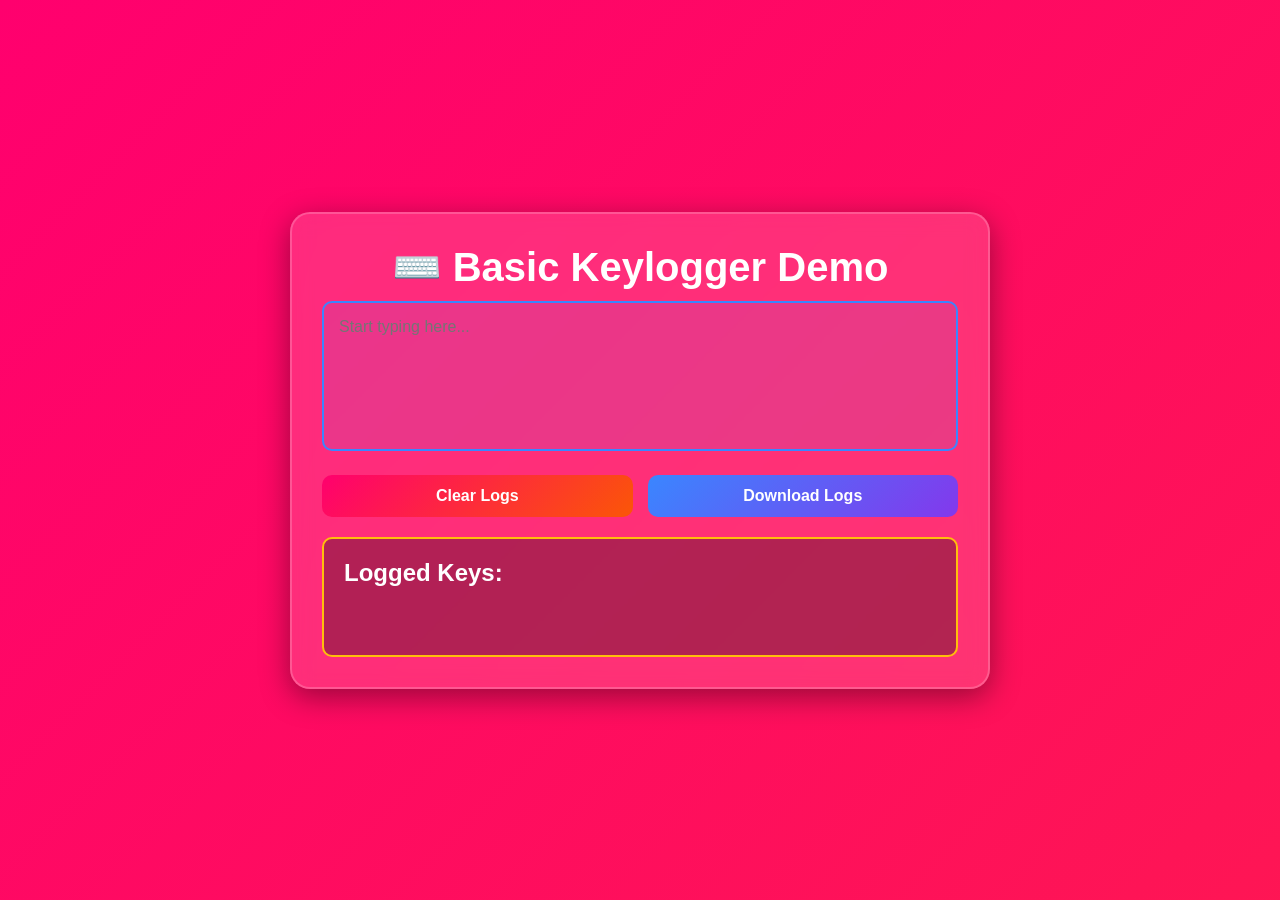
<file: task_4/index.html>
<!DOCTYPE html>
<html lang="en">
<head>
    <meta charset="UTF-8">
    <meta name="viewport" content="width=device-width, initial-scale=1.0">
    <title>Basic Keylogger Demo</title>
    <link rel="stylesheet" href="style.css">
</head>
<body>

    <div class="container">
        <h1>⌨️ Basic Keylogger Demo</h1>

        

        <textarea id="typingArea" placeholder="Start typing here..."></textarea>

        <div class="buttons">
            <button id="clearBtn">Clear Logs</button>
            <button id="downloadBtn">Download Logs</button>
        </div>

        <div class="log-box">
            <h2>Logged Keys:</h2>
            <p id="logs"></p>
        </div>
    </div>

    <script src="script.js"></script>
</body>
</html>
</file>
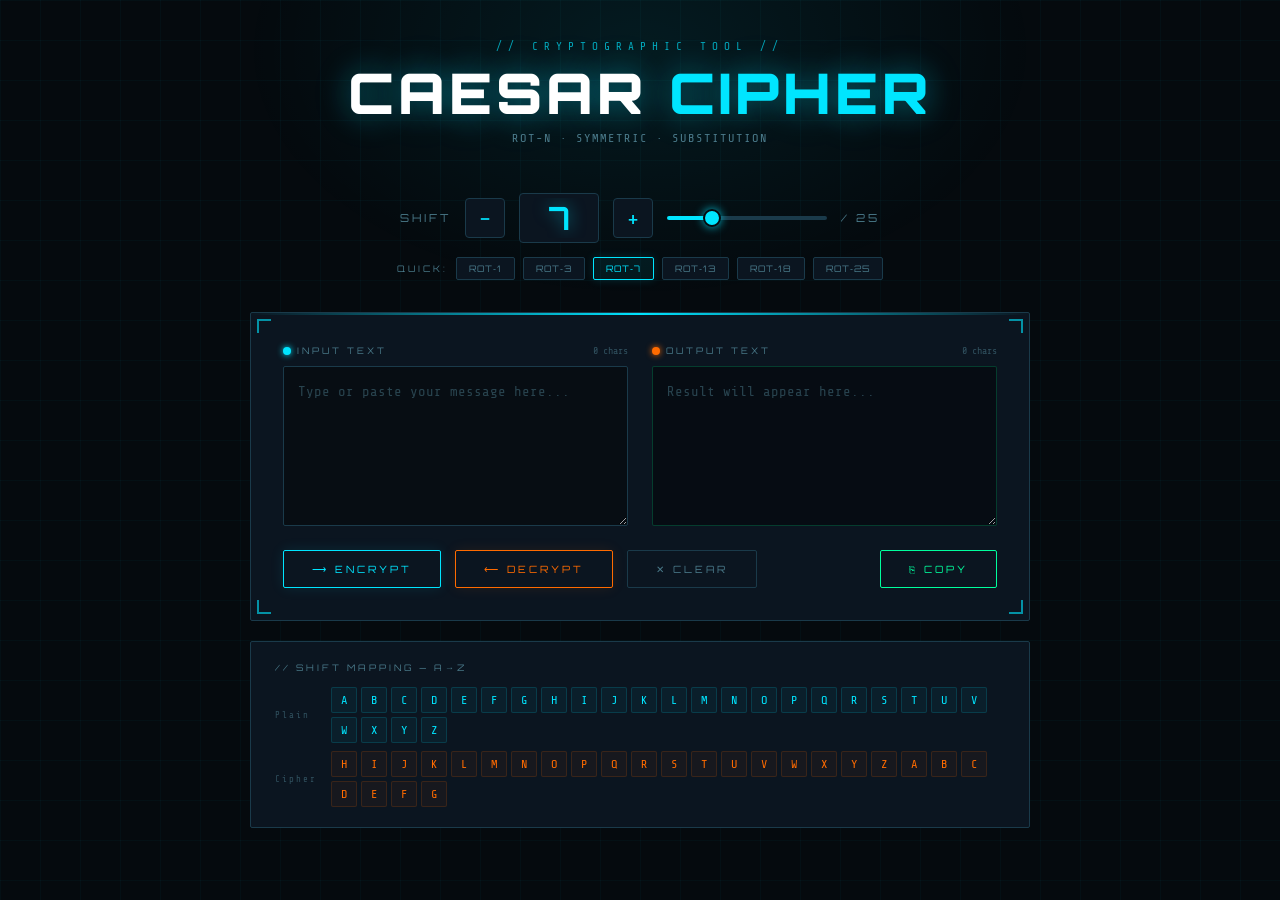
<file: task 1_skillcraft.html>
<!DOCTYPE html>
<html lang="en">
<head>
  <meta charset="UTF-8" />
  <meta name="viewport" content="width=device-width, initial-scale=1.0"/>
  <title>Caesar Cipher</title>
  <link href="https://fonts.googleapis.com/css2?family=Share+Tech+Mono&family=Orbitron:wght@400;700;900&display=swap" rel="stylesheet"/>
  <style>
    *, *::before, *::after { box-sizing: border-box; margin: 0; padding: 0; }

    :root {
      --bg: #050a0e;
      --panel: #0b1520;
      --border: #1a3a4a;
      --accent: #00e5ff;
      --accent2: #ff6b00;
      --text: #c8e6f0;
      --dim: #4a7a8a;
      --success: #00ff9d;
      --font-mono: 'Share Tech Mono', monospace;
      --font-display: 'Orbitron', sans-serif;
    }

    body {
      background: var(--bg);
      color: var(--text);
      font-family: var(--font-mono);
      min-height: 100vh;
      display: flex;
      flex-direction: column;
      align-items: center;
      padding: 40px 20px;
      overflow-x: hidden;
    }

    /* Animated grid background */
    body::before {
      content: '';
      position: fixed;
      inset: 0;
      background-image:
        linear-gradient(rgba(0,229,255,0.03) 1px, transparent 1px),
        linear-gradient(90deg, rgba(0,229,255,0.03) 1px, transparent 1px);
      background-size: 40px 40px;
      pointer-events: none;
      z-index: 0;
    }

    /* Radial glow */
    body::after {
      content: '';
      position: fixed;
      top: -200px;
      left: 50%;
      transform: translateX(-50%);
      width: 800px;
      height: 500px;
      background: radial-gradient(ellipse, rgba(0,229,255,0.08) 0%, transparent 70%);
      pointer-events: none;
      z-index: 0;
    }

    .container {
      position: relative;
      z-index: 1;
      width: 100%;
      max-width: 780px;
    }

    /* Header */
    header {
      text-align: center;
      margin-bottom: 48px;
      animation: fadeDown 0.8s ease both;
    }

    .header-label {
      font-size: 11px;
      letter-spacing: 6px;
      color: var(--accent);
      text-transform: uppercase;
      margin-bottom: 12px;
      opacity: 0.7;
    }

    h1 {
      font-family: var(--font-display);
      font-size: clamp(2rem, 6vw, 3.5rem);
      font-weight: 900;
      letter-spacing: 4px;
      text-transform: uppercase;
      color: #fff;
      text-shadow: 0 0 30px rgba(0,229,255,0.4), 0 0 60px rgba(0,229,255,0.1);
      line-height: 1;
    }

    h1 span { color: var(--accent); }

    .subtitle {
      margin-top: 10px;
      font-size: 12px;
      color: var(--dim);
      letter-spacing: 2px;
    }

    /* Shift dial row */
    .shift-section {
      display: flex;
      flex-direction: column;
      align-items: center;
      gap: 14px;
      margin-bottom: 32px;
      animation: fadeUp 0.8s 0.2s ease both;
    }

    .shift-row {
      display: flex;
      align-items: center;
      justify-content: center;
      gap: 14px;
      flex-wrap: wrap;
    }

    .shift-label {
      font-family: var(--font-display);
      font-size: 11px;
      letter-spacing: 3px;
      color: var(--dim);
      text-transform: uppercase;
    }

    /* Direct number input */
    input[type=number]#shiftInput {
      font-family: var(--font-display);
      font-size: 2rem;
      font-weight: 700;
      color: var(--accent);
      background: var(--panel);
      border: 1px solid var(--border);
      border-radius: 4px;
      width: 80px;
      text-align: center;
      outline: none;
      padding: 4px 0;
      text-shadow: 0 0 16px rgba(0,229,255,0.5);
      transition: border-color 0.2s, box-shadow 0.2s;
      -moz-appearance: textfield;
    }
    input[type=number]#shiftInput::-webkit-inner-spin-button,
    input[type=number]#shiftInput::-webkit-outer-spin-button { -webkit-appearance: none; }
    input[type=number]#shiftInput:focus {
      border-color: var(--accent);
      box-shadow: 0 0 12px rgba(0,229,255,0.25);
    }

    /* Preset buttons */
    .preset-row {
      display: flex;
      align-items: center;
      gap: 8px;
      flex-wrap: wrap;
      justify-content: center;
    }

    .btn-preset {
      font-family: var(--font-display);
      font-size: 9px;
      letter-spacing: 1px;
      padding: 5px 12px;
      background: var(--panel);
      border: 1px solid var(--border);
      color: var(--dim);
      border-radius: 2px;
      cursor: pointer;
      transition: all 0.15s;
    }
    .btn-preset:hover {
      border-color: var(--accent);
      color: var(--accent);
      box-shadow: 0 0 10px rgba(0,229,255,0.15);
    }
    .btn-preset.active {
      border-color: var(--accent);
      color: var(--accent);
      background: rgba(0,229,255,0.07);
      box-shadow: 0 0 10px rgba(0,229,255,0.15);
    }

    .btn-shift {
      width: 40px; height: 40px;
      background: var(--panel);
      border: 1px solid var(--border);
      color: var(--accent);
      font-size: 1.4rem;
      cursor: pointer;
      border-radius: 4px;
      display: flex; align-items: center; justify-content: center;
      transition: background 0.15s, border-color 0.15s, box-shadow 0.15s;
      font-family: var(--font-mono);
    }
    .btn-shift:hover {
      background: rgba(0,229,255,0.1);
      border-color: var(--accent);
      box-shadow: 0 0 12px rgba(0,229,255,0.3);
    }
    .btn-shift:active { transform: scale(0.94); }

    /* Slider */
    input[type=range] {
      -webkit-appearance: none;
      width: 160px;
      height: 4px;
      background: linear-gradient(to right, var(--accent) 0%, var(--accent) calc(var(--pct, 50%) ), var(--border) calc(var(--pct, 50%)));
      border-radius: 2px;
      outline: none;
      cursor: pointer;
    }
    input[type=range]::-webkit-slider-thumb {
      -webkit-appearance: none;
      width: 18px; height: 18px;
      border-radius: 50%;
      background: var(--accent);
      box-shadow: 0 0 10px rgba(0,229,255,0.8);
      border: 2px solid var(--bg);
      transition: transform 0.15s;
    }
    input[type=range]::-webkit-slider-thumb:hover { transform: scale(1.2); }

    /* Main card */
    .card {
      background: var(--panel);
      border: 1px solid var(--border);
      border-radius: 2px;
      padding: 32px;
      margin-bottom: 20px;
      position: relative;
      overflow: hidden;
      animation: fadeUp 0.8s 0.3s ease both;
    }

    .card::before {
      content: '';
      position: absolute;
      top: 0; left: 0; right: 0;
      height: 2px;
      background: linear-gradient(90deg, transparent, var(--accent), transparent);
    }

    .card-corner {
      position: absolute;
      width: 14px; height: 14px;
      border-color: var(--accent);
      border-style: solid;
      opacity: 0.6;
    }
    .card-corner.tl { top: 6px; left: 6px; border-width: 2px 0 0 2px; }
    .card-corner.tr { top: 6px; right: 6px; border-width: 2px 2px 0 0; }
    .card-corner.bl { bottom: 6px; left: 6px; border-width: 0 0 2px 2px; }
    .card-corner.br { bottom: 6px; right: 6px; border-width: 0 2px 2px 0; }

    /* Textarea section */
    .field-group {
      display: grid;
      grid-template-columns: 1fr 1fr;
      gap: 24px;
    }

    @media (max-width: 580px) {
      .field-group { grid-template-columns: 1fr; }
    }

    .field {
      display: flex;
      flex-direction: column;
      gap: 10px;
    }

    .field-header {
      display: flex;
      align-items: center;
      justify-content: space-between;
    }

    .field-label {
      font-family: var(--font-display);
      font-size: 9px;
      letter-spacing: 3px;
      text-transform: uppercase;
      color: var(--dim);
    }

    .field-label span {
      display: inline-block;
      width: 8px; height: 8px;
      border-radius: 50%;
      margin-right: 6px;
      vertical-align: middle;
    }
    .field-label.encrypt span { background: var(--accent); box-shadow: 0 0 6px var(--accent); }
    .field-label.decrypt span { background: var(--accent2); box-shadow: 0 0 6px var(--accent2); }

    .char-count {
      font-size: 10px;
      color: var(--dim);
      opacity: 0.6;
    }

    textarea {
      width: 100%;
      height: 160px;
      background: rgba(0,0,0,0.4);
      border: 1px solid var(--border);
      border-radius: 2px;
      color: var(--text);
      font-family: var(--font-mono);
      font-size: 14px;
      line-height: 1.6;
      padding: 14px;
      resize: vertical;
      outline: none;
      transition: border-color 0.2s, box-shadow 0.2s;
    }
    textarea:focus {
      border-color: var(--accent);
      box-shadow: 0 0 0 1px rgba(0,229,255,0.15), inset 0 0 20px rgba(0,229,255,0.03);
    }
    textarea.output {
      color: var(--success);
      cursor: default;
      border-color: rgba(0,255,157,0.2);
    }
    textarea.output:focus {
      border-color: rgba(0,255,157,0.4);
      box-shadow: 0 0 0 1px rgba(0,255,157,0.1);
    }
    textarea::placeholder { color: var(--dim); opacity: 0.5; }

    /* Divider arrow */
    .divider {
      display: flex;
      align-items: center;
      justify-content: center;
      color: var(--dim);
      font-size: 22px;
      padding-top: 40px;
    }

    /* Buttons row */
    .btn-row {
      display: flex;
      gap: 14px;
      margin-top: 24px;
      flex-wrap: wrap;
    }

    .btn {
      font-family: var(--font-display);
      font-size: 10px;
      letter-spacing: 3px;
      text-transform: uppercase;
      padding: 12px 28px;
      border: 1px solid;
      border-radius: 2px;
      cursor: pointer;
      position: relative;
      overflow: hidden;
      transition: all 0.2s;
    }

    .btn::before {
      content: '';
      position: absolute;
      inset: 0;
      background: currentColor;
      opacity: 0;
      transition: opacity 0.2s;
    }
    .btn:hover::before { opacity: 0.08; }
    .btn:active { transform: translateY(1px); }

    .btn-encrypt {
      background: transparent;
      border-color: var(--accent);
      color: var(--accent);
      box-shadow: 0 0 14px rgba(0,229,255,0.1);
    }
    .btn-encrypt:hover { box-shadow: 0 0 20px rgba(0,229,255,0.25); }

    .btn-decrypt {
      background: transparent;
      border-color: var(--accent2);
      color: var(--accent2);
      box-shadow: 0 0 14px rgba(255,107,0,0.1);
    }
    .btn-decrypt:hover { box-shadow: 0 0 20px rgba(255,107,0,0.25); }

    .btn-copy {
      background: transparent;
      border-color: var(--success);
      color: var(--success);
      margin-left: auto;
    }
    .btn-copy:hover { box-shadow: 0 0 16px rgba(0,255,157,0.2); }

    .btn-clear {
      background: transparent;
      border-color: var(--border);
      color: var(--dim);
    }

    /* Alphabet strip */
    .alpha-strip {
      margin-top: 20px;
      background: var(--panel);
      border: 1px solid var(--border);
      border-radius: 2px;
      padding: 20px 24px;
      animation: fadeUp 0.8s 0.5s ease both;
    }

    .strip-label {
      font-family: var(--font-display);
      font-size: 9px;
      letter-spacing: 3px;
      color: var(--dim);
      text-transform: uppercase;
      margin-bottom: 14px;
    }

    .alpha-rows {
      display: flex;
      flex-direction: column;
      gap: 8px;
    }

    .alpha-row {
      display: flex;
      gap: 4px;
      flex-wrap: wrap;
    }

    .alpha-cell {
      width: 26px; height: 26px;
      display: flex; align-items: center; justify-content: center;
      font-size: 12px;
      border-radius: 2px;
      transition: all 0.15s;
    }

    .alpha-row.original .alpha-cell {
      background: rgba(0,229,255,0.05);
      border: 1px solid rgba(0,229,255,0.15);
      color: var(--accent);
    }

    .alpha-row.shifted .alpha-cell {
      background: rgba(255,107,0,0.05);
      border: 1px solid rgba(255,107,0,0.15);
      color: var(--accent2);
    }

    .alpha-row-label {
      font-size: 9px;
      letter-spacing: 2px;
      color: var(--dim);
      width: 60px;
      display: flex;
      align-items: center;
      opacity: 0.6;
    }

    /* Notification */
    .toast {
      position: fixed;
      bottom: 30px;
      left: 50%;
      transform: translateX(-50%) translateY(80px);
      background: var(--success);
      color: #000;
      font-family: var(--font-display);
      font-size: 10px;
      letter-spacing: 3px;
      padding: 10px 24px;
      border-radius: 2px;
      transition: transform 0.3s ease;
      z-index: 100;
    }
    .toast.show { transform: translateX(-50%) translateY(0); }

    /* Animations */
    @keyframes fadeDown {
      from { opacity: 0; transform: translateY(-20px); }
      to   { opacity: 1; transform: translateY(0); }
    }
    @keyframes fadeUp {
      from { opacity: 0; transform: translateY(20px); }
      to   { opacity: 1; transform: translateY(0); }
    }

    .pulse {
      animation: pulse 0.3s ease;
    }
    @keyframes pulse {
      0%   { transform: scale(1); }
      50%  { transform: scale(1.06); }
      100% { transform: scale(1); }
    }
  </style>
</head>
<body>

<div class="container">
  <header>
    <div class="header-label">// cryptographic tool //</div>
    <h1>Caesar <span>Cipher</span></h1>
    <div class="subtitle">ROT-N · SYMMETRIC · SUBSTITUTION</div>
  </header>

  <!-- Shift Control -->
  <div class="shift-section">
    <div class="shift-row">
      <span class="shift-label">Shift</span>
      <button class="btn-shift" id="btnMinus">−</button>
      <input type="number" id="shiftInput" min="1" max="25" value="7" />
      <button class="btn-shift" id="btnPlus">+</button>
      <input type="range" id="shiftSlider" min="1" max="25" value="7" style="--pct: 25%"/>
      <span class="shift-label">/ 25</span>
    </div>
    <div class="preset-row">
      <span class="shift-label" style="font-size:9px;">Quick:</span>
      <button class="btn-preset" data-val="1">ROT‑1</button>
      <button class="btn-preset" data-val="3">ROT‑3</button>
      <button class="btn-preset active" data-val="7">ROT‑7</button>
      <button class="btn-preset" data-val="13">ROT‑13</button>
      <button class="btn-preset" data-val="18">ROT‑18</button>
      <button class="btn-preset" data-val="25">ROT‑25</button>
    </div>
  </div>

  <!-- Main Card -->
  <div class="card">
    <div class="card-corner tl"></div>
    <div class="card-corner tr"></div>
    <div class="card-corner bl"></div>
    <div class="card-corner br"></div>

    <div class="field-group">
      <!-- Input -->
      <div class="field">
        <div class="field-header">
          <div class="field-label encrypt"><span></span>Input Text</div>
          <div class="char-count" id="inputCount">0 chars</div>
        </div>
        <textarea id="inputText" placeholder="Type or paste your message here..."></textarea>
      </div>

      <!-- Output -->
      <div class="field">
        <div class="field-header">
          <div class="field-label decrypt"><span></span>Output Text</div>
          <div class="char-count" id="outputCount">0 chars</div>
        </div>
        <textarea id="outputText" class="output" readonly placeholder="Result will appear here..."></textarea>
      </div>
    </div>

    <!-- Button Row -->
    <div class="btn-row">
      <button class="btn btn-encrypt" id="btnEncrypt">⟶ Encrypt</button>
      <button class="btn btn-decrypt" id="btnDecrypt">⟵ Decrypt</button>
      <button class="btn btn-clear" id="btnClear">✕ Clear</button>
      <button class="btn btn-copy" id="btnCopy">⎘ Copy</button>
    </div>
  </div>

  <!-- Alphabet Strip -->
  <div class="alpha-strip">
    <div class="strip-label">// Shift Mapping — A→Z</div>
    <div class="alpha-rows">
      <div style="display:flex; gap:4px; align-items:center;">
        <div class="alpha-row-label">Plain</div>
        <div class="alpha-row original" id="alphaOriginal"></div>
      </div>
      <div style="display:flex; gap:4px; align-items:center;">
        <div class="alpha-row-label">Cipher</div>
        <div class="alpha-row shifted" id="alphaShifted"></div>
      </div>
    </div>
  </div>
</div>

<div class="toast" id="toast">COPIED TO CLIPBOARD</div>

<script>
  const alpha = 'ABCDEFGHIJKLMNOPQRSTUVWXYZ'.split('');
  let shift = 7;

  /* ---- Elements ---- */
  const shiftInput   = document.getElementById('shiftInput');
  const shiftSlider  = document.getElementById('shiftSlider');
  const inputText    = document.getElementById('inputText');
  const outputText   = document.getElementById('outputText');
  const inputCount   = document.getElementById('inputCount');
  const outputCount  = document.getElementById('outputCount');
  const alphaOrig    = document.getElementById('alphaOriginal');
  const alphaShift   = document.getElementById('alphaShifted');
  const presets      = document.querySelectorAll('.btn-preset');

  /* ---- Cipher Logic ---- */
  function caesarEncrypt(text, n) {
    return text.split('').map(ch => {
      const code = ch.charCodeAt(0);
      if (code >= 65 && code <= 90) return String.fromCharCode((code - 65 + n) % 26 + 65);
      if (code >= 97 && code <= 122) return String.fromCharCode((code - 97 + n) % 26 + 97);
      return ch;
    }).join('');
  }

  function caesarDecrypt(text, n) {
    return caesarEncrypt(text, 26 - (n % 26));
  }

  /* ---- Shift update ---- */
  function updateShift(val, source) {
    shift = Math.max(1, Math.min(25, parseInt(val) || 1));
    if (source !== 'input')  shiftInput.value  = shift;
    if (source !== 'slider') shiftSlider.value = shift;
    shiftSlider.style.setProperty('--pct', ((shift - 1) / 24 * 100) + '%');
    // Update active preset
    presets.forEach(b => {
      b.classList.toggle('active', parseInt(b.dataset.val) === shift);
    });
    renderAlpha();
  }

  /* ---- Alphabet strip ---- */
  function renderAlpha() {
    alphaOrig.innerHTML  = alpha.map(l => `<div class="alpha-cell">${l}</div>`).join('');
    alphaShift.innerHTML = alpha.map((_, i) => `<div class="alpha-cell">${alpha[(i + shift) % 26]}</div>`).join('');
  }

  /* ---- Event Listeners ---- */
  document.getElementById('btnMinus').addEventListener('click', () => updateShift(shift - 1));
  document.getElementById('btnPlus').addEventListener('click',  () => updateShift(shift + 1));

  shiftInput.addEventListener('input', e => updateShift(e.target.value, 'input'));
  shiftInput.addEventListener('blur',  e => { if (!e.target.value) updateShift(1); });
  shiftSlider.addEventListener('input', e => updateShift(e.target.value, 'slider'));

  presets.forEach(btn => {
    btn.addEventListener('click', () => updateShift(parseInt(btn.dataset.val)));
  });

  inputText.addEventListener('input', () => {
    inputCount.textContent = inputText.value.length + ' chars';
  });

  document.getElementById('btnEncrypt').addEventListener('click', () => {
    if (!inputText.value.trim()) return;
    const result = caesarEncrypt(inputText.value, shift);
    outputText.value = result;
    outputCount.textContent = result.length + ' chars';
  });

  document.getElementById('btnDecrypt').addEventListener('click', () => {
    if (!inputText.value.trim()) return;
    const result = caesarDecrypt(inputText.value, shift);
    outputText.value = result;
    outputCount.textContent = result.length + ' chars';
  });

  document.getElementById('btnClear').addEventListener('click', () => {
    inputText.value = '';
    outputText.value = '';
    inputCount.textContent = '0 chars';
    outputCount.textContent = '0 chars';
  });

  document.getElementById('btnCopy').addEventListener('click', () => {
    if (!outputText.value) return;
    navigator.clipboard.writeText(outputText.value).then(() => {
      const toast = document.getElementById('toast');
      toast.classList.add('show');
      setTimeout(() => toast.classList.remove('show'), 2000);
    });
  });

  /* ---- Init ---- */
  updateShift(7);
</script>
</body>
</html>
</file>
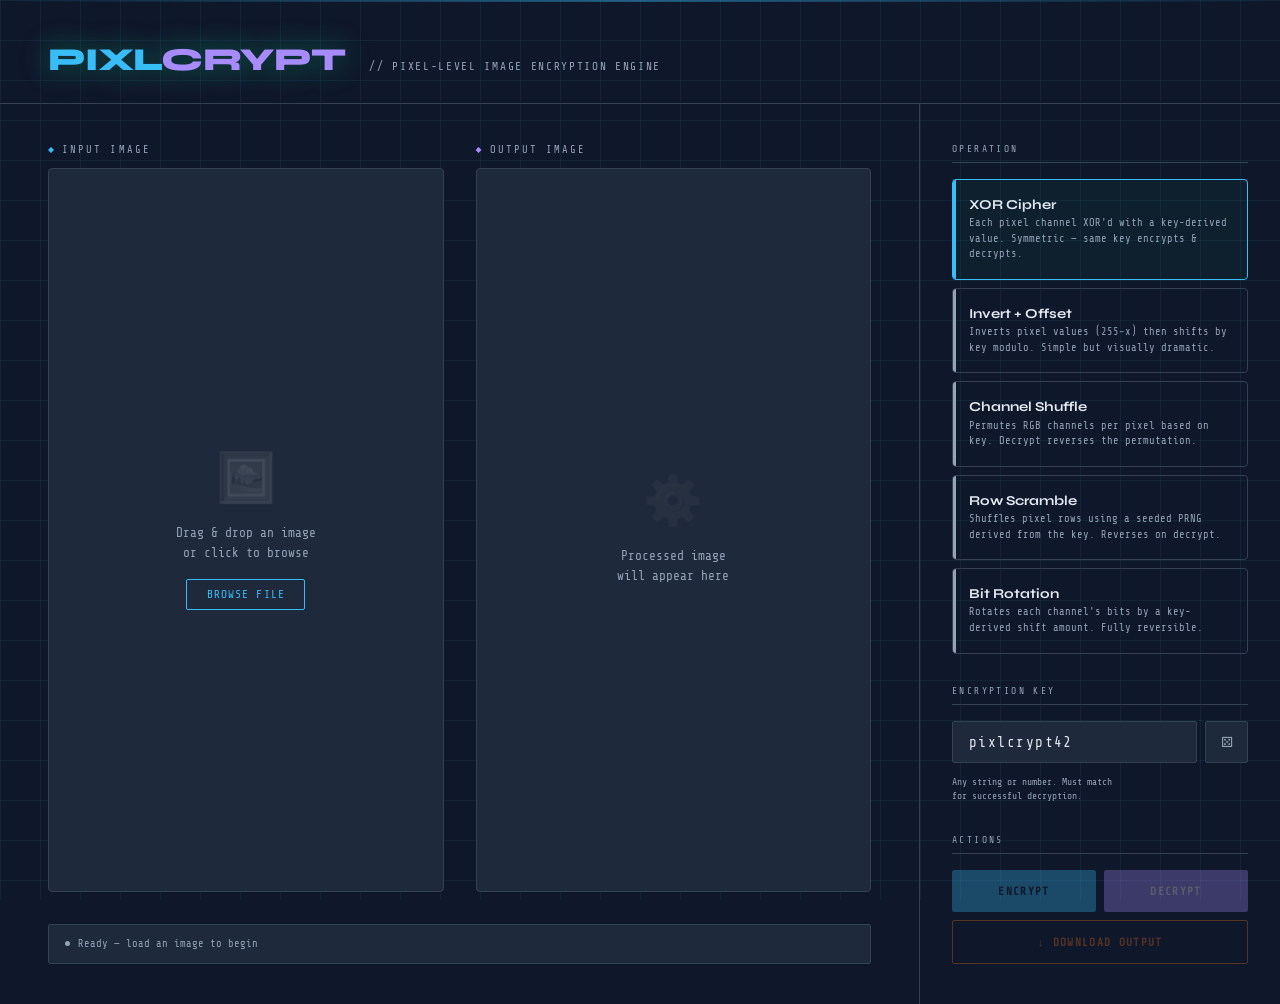
<file: task 2_skillcraft.html>
<!DOCTYPE html>
<html lang="en">
<head>
<meta charset="UTF-8">
<meta name="viewport" content="width=device-width, initial-scale=1.0">
<title>PIXLCRYPT — Image Encryptor</title>
<style>
  @import url('https://fonts.googleapis.com/css2?family=Share+Tech+Mono&family=Syne:wght@400;700;800&display=swap');
 
  :root {
    --bg: #0f172a;
    --surface: #1e293b;
    --border: #334155;
    --accent: #38bdf8;
    --accent2: #a78bfa;
    --accent3: #f97316;
    --text: #e2e8f0;
    --muted: #94a3b8;
    --grid: rgba(56,189,248,0.08);
  }
 
  * { margin: 0; padding: 0; box-sizing: border-box; }
 
  body {
    background: var(--bg);
    color: var(--text);
    font-family: 'Syne', sans-serif;
    min-height: 100vh;
    overflow-x: hidden;
  }
 
  body::before {
    content: '';
    position: fixed;
    inset: 0;
    background-image:
      linear-gradient(var(--grid) 1px, transparent 1px),
      linear-gradient(90deg, var(--grid) 1px, transparent 1px);
    background-size: 40px 40px;
    pointer-events: none;
    z-index: 0;
  }
 
  .scanline {
    position: fixed;
    top: 0; left: 0; right: 0;
    height: 2px;
    background: linear-gradient(90deg, transparent, var(--accent), transparent);
    opacity: 0.4;
    animation: scan 4s linear infinite;
    z-index: 100;
    pointer-events: none;
  }
 
  @keyframes scan {
    0% { top: 0; }
    100% { top: 100vh; }
  }
 
  header {
    position: relative;
    z-index: 1;
    padding: 2.5rem 3rem 1.5rem;
    border-bottom: 1px solid var(--border);
    display: flex;
    align-items: baseline;
    gap: 1.5rem;
  }
 
  .logo {
    font-size: 2rem;
    font-weight: 800;
    letter-spacing: -0.02em;
    color: var(--accent);
    text-shadow: 0 0 30px rgba(0,255,159,0.4);
  }
 
  .logo span { color: var(--accent2); }
 
  .tagline {
    font-family: 'Share Tech Mono', monospace;
    font-size: 0.7rem;
    color: var(--muted);
    letter-spacing: 0.15em;
    text-transform: uppercase;
  }
 
  .main {
    position: relative;
    z-index: 1;
    display: grid;
    grid-template-columns: 1fr 360px;
    gap: 0;
    min-height: calc(100vh - 90px);
  }
 
  /* ── Canvas Area ── */
  .canvas-area {
    padding: 2.5rem 3rem;
    border-right: 1px solid var(--border);
    display: flex;
    flex-direction: column;
    gap: 2rem;
  }
 
  .canvas-row {
    display: grid;
    grid-template-columns: 1fr 1fr;
    gap: 2rem;
    flex: 1;
  }
 
  .canvas-panel {
    display: flex;
    flex-direction: column;
    gap: 0.75rem;
  }
 
  .panel-label {
    font-family: 'Share Tech Mono', monospace;
    font-size: 0.65rem;
    letter-spacing: 0.2em;
    text-transform: uppercase;
    color: var(--muted);
    display: flex;
    align-items: center;
    gap: 0.5rem;
  }
 
  .panel-label::before {
    content: '';
    display: inline-block;
    width: 6px; height: 6px;
    background: var(--accent);
    clip-path: polygon(50% 0%, 100% 50%, 50% 100%, 0% 50%);
  }
 
  .panel-label.output::before { background: var(--accent2); }
 
  .canvas-wrapper {
    flex: 1;
    background: var(--surface);
    border: 1px solid var(--border);
    border-radius: 4px;
    display: flex;
    align-items: center;
    justify-content: center;
    min-height: 300px;
    position: relative;
    overflow: hidden;
    transition: border-color 0.2s;
    cursor: pointer;
  }
 
  .canvas-wrapper:hover { border-color: var(--accent); }
  .canvas-wrapper.has-image { cursor: default; }
 
  canvas {
    max-width: 100%;
    max-height: 400px;
    display: none;
    image-rendering: pixelated;
  }
 
  .canvas-wrapper.has-image canvas { display: block; }
 
  .drop-zone {
    display: flex;
    flex-direction: column;
    align-items: center;
    gap: 1rem;
    padding: 2rem;
    text-align: center;
  }
 
  .drop-icon {
    font-size: 3rem;
    opacity: 0.15;
    filter: grayscale(1);
  }
 
  .drop-text {
    font-size: 0.8rem;
    color: var(--muted);
    font-family: 'Share Tech Mono', monospace;
    line-height: 1.6;
  }
 
  .drop-btn {
    font-family: 'Share Tech Mono', monospace;
    font-size: 0.7rem;
    letter-spacing: 0.1em;
    text-transform: uppercase;
    padding: 0.5rem 1.2rem;
    background: transparent;
    border: 1px solid var(--accent);
    color: var(--accent);
    cursor: pointer;
    border-radius: 2px;
    transition: all 0.2s;
  }
 
  .drop-btn:hover { background: var(--accent); color: var(--bg); }
 
  .canvas-wrapper.drag-over { border-color: var(--accent); background: rgba(0,255,159,0.04); }
 
  /* ── Sidebar ── */
  .sidebar {
    padding: 2.5rem 2rem;
    display: flex;
    flex-direction: column;
    gap: 2rem;
    overflow-y: auto;
  }
 
  .section-title {
    font-family: 'Share Tech Mono', monospace;
    font-size: 0.6rem;
    letter-spacing: 0.25em;
    text-transform: uppercase;
    color: var(--muted);
    margin-bottom: 1rem;
    padding-bottom: 0.5rem;
    border-bottom: 1px solid var(--border);
  }
 
  /* ── Operation Cards ── */
  .ops-grid {
    display: flex;
    flex-direction: column;
    gap: 0.5rem;
  }
 
  .op-card {
    padding: 1rem;
    border: 1px solid var(--border);
    border-radius: 4px;
    cursor: pointer;
    transition: all 0.2s;
    position: relative;
    overflow: hidden;
  }
 
  .op-card::before {
    content: '';
    position: absolute;
    left: 0; top: 0; bottom: 0;
    width: 3px;
    background: var(--muted);
    transition: background 0.2s;
  }
 
  .op-card:hover { border-color: rgba(0,255,159,0.3); }
  .op-card:hover::before { background: var(--accent); }
  .op-card.active { border-color: var(--accent); background: rgba(0,255,159,0.04); }
  .op-card.active::before { background: var(--accent); }
 
  .op-name {
    font-weight: 700;
    font-size: 0.85rem;
    margin-bottom: 0.2rem;
    color: var(--text);
  }
 
  .op-desc {
    font-family: 'Share Tech Mono', monospace;
    font-size: 0.65rem;
    color: var(--muted);
    line-height: 1.5;
  }
 
  /* ── Key Input ── */
  .key-section {
    display: flex;
    flex-direction: column;
    gap: 0.75rem;
  }
 
  .key-field {
    display: flex;
    gap: 0.5rem;
  }
 
  .key-input {
    flex: 1;
    background: var(--surface);
    border: 1px solid var(--border);
    color: var(--text);
    font-family: 'Share Tech Mono', monospace;
    font-size: 0.9rem;
    padding: 0.75rem 1rem;
    border-radius: 2px;
    outline: none;
    transition: border-color 0.2s;
    letter-spacing: 0.1em;
  }
 
  .key-input:focus { border-color: var(--accent); }
 
  .rand-btn {
    padding: 0.75rem 0.9rem;
    background: var(--surface);
    border: 1px solid var(--border);
    color: var(--muted);
    cursor: pointer;
    border-radius: 2px;
    font-size: 0.9rem;
    transition: all 0.2s;
  }
 
  .rand-btn:hover { border-color: var(--accent3); color: var(--accent3); }
 
  .key-hint {
    font-family: 'Share Tech Mono', monospace;
    font-size: 0.6rem;
    color: var(--muted);
    line-height: 1.5;
  }
 
  /* ── Buttons ── */
  .action-btns {
    display: grid;
    grid-template-columns: 1fr 1fr;
    gap: 0.5rem;
  }
 
  .btn {
    padding: 0.9rem;
    font-family: 'Share Tech Mono', monospace;
    font-size: 0.7rem;
    letter-spacing: 0.12em;
    text-transform: uppercase;
    border-radius: 2px;
    cursor: pointer;
    transition: all 0.2s;
    border: none;
    font-weight: bold;
  }
 
  .btn-encrypt {
    background: var(--accent);
    color: var(--bg);
  }
 
  .btn-encrypt:hover { box-shadow: 0 0 20px rgba(0,255,159,0.4); }
 
  .btn-decrypt {
    background: var(--accent2);
    color: white;
  }
 
  .btn-decrypt:hover { box-shadow: 0 0 20px rgba(255,60,111,0.4); }
 
  .btn-download {
    grid-column: span 2;
    background: transparent;
    border: 1px solid var(--accent3);
    color: var(--accent3);
  }
 
  .btn-download:hover { background: var(--accent3); color: white; }
 
  .btn:disabled {
    opacity: 0.3;
    cursor: not-allowed;
    box-shadow: none !important;
  }
 
  /* ── Status ── */
  .status-bar {
    font-family: 'Share Tech Mono', monospace;
    font-size: 0.65rem;
    color: var(--muted);
    padding: 0.75rem 1rem;
    background: var(--surface);
    border: 1px solid var(--border);
    border-radius: 2px;
    min-height: 2.5rem;
    display: flex;
    align-items: center;
    gap: 0.5rem;
  }
 
  .status-bar.ok { color: var(--accent); border-color: rgba(0,255,159,0.3); }
  .status-bar.err { color: var(--accent2); border-color: rgba(255,60,111,0.3); }
  .status-bar.busy { color: var(--accent3); border-color: rgba(123,92,255,0.3); }
 
  .status-dot {
    width: 5px; height: 5px;
    border-radius: 50%;
    background: currentColor;
    flex-shrink: 0;
    animation: pulse 1.5s ease-in-out infinite;
  }
 
  @keyframes pulse {
    0%, 100% { opacity: 1; }
    50% { opacity: 0.3; }
  }
 
  .status-bar:not(.busy) .status-dot { animation: none; }
 
  /* ── Info Panel ── */
  .info-chips {
    display: flex;
    gap: 0.5rem;
    flex-wrap: wrap;
  }
 
  .chip {
    font-family: 'Share Tech Mono', monospace;
    font-size: 0.6rem;
    padding: 0.25rem 0.6rem;
    border: 1px solid var(--border);
    border-radius: 2px;
    color: var(--muted);
    letter-spacing: 0.08em;
  }
 
  #fileInfo { display: none; }
 
  /* ── Slider ── */
  .param-section { display: none; }
  .param-section.visible { display: block; }
 
  .param-row {
    display: flex;
    align-items: center;
    gap: 0.75rem;
    margin-top: 0.5rem;
  }
 
  .param-label {
    font-family: 'Share Tech Mono', monospace;
    font-size: 0.65rem;
    color: var(--muted);
    white-space: nowrap;
  }
 
  input[type=range] {
    flex: 1;
    -webkit-appearance: none;
    height: 2px;
    background: var(--border);
    outline: none;
    border-radius: 1px;
  }
 
  input[type=range]::-webkit-slider-thumb {
    -webkit-appearance: none;
    width: 12px; height: 12px;
    background: var(--accent);
    border-radius: 50%;
    cursor: pointer;
  }
 
  .param-val {
    font-family: 'Share Tech Mono', monospace;
    font-size: 0.75rem;
    color: var(--accent);
    min-width: 2rem;
    text-align: right;
  }
 
  /* Drag overlay */
  .canvas-wrapper.drag-over::after {
    content: 'DROP IMAGE';
    position: absolute;
    inset: 0;
    display: flex;
    align-items: center;
    justify-content: center;
    font-family: 'Share Tech Mono', monospace;
    font-size: 0.8rem;
    letter-spacing: 0.2em;
    color: var(--accent);
    background: rgba(0,255,159,0.07);
  }
 
  input[type=file] { display: none; }
 
  @media (max-width: 900px) {
    .main { grid-template-columns: 1fr; }
    .canvas-row { grid-template-columns: 1fr; }
    header { padding: 1.5rem; }
    .canvas-area { padding: 1.5rem; }
    .sidebar { border-top: 1px solid var(--border); }
  }
</style>
</head>
<body>
 
<div class="scanline"></div>
 
<header>
  <div class="logo">PIXL<span>CRYPT</span></div>
  <div class="tagline">// pixel-level image encryption engine</div>
</header>
 
<div class="main">
 
  <!-- Canvas Area -->
  <div class="canvas-area">
    <div class="canvas-row">
      <!-- Input -->
      <div class="canvas-panel">
        <div class="panel-label">Input Image</div>
        <div class="canvas-wrapper" id="inputWrapper">
          <div class="drop-zone" id="dropZone">
            <div class="drop-icon">🖼️</div>
            <div class="drop-text">Drag & drop an image<br>or click to browse</div>
            <button class="drop-btn" onclick="document.getElementById('fileInput').click()">Browse File</button>
          </div>
          <canvas id="inputCanvas"></canvas>
        </div>
        <div class="info-chips" id="fileInfo">
          <div class="chip" id="chipSize">—</div>
          <div class="chip" id="chipType">—</div>
          <div class="chip" id="chipDims">—</div>
        </div>
      </div>
 
      <!-- Output -->
      <div class="canvas-panel">
        <div class="panel-label output">Output Image</div>
        <div class="canvas-wrapper" id="outputWrapper">
          <div class="drop-zone">
            <div class="drop-icon" style="opacity:0.06">⚙️</div>
            <div class="drop-text">Processed image<br>will appear here</div>
          </div>
          <canvas id="outputCanvas"></canvas>
        </div>
      </div>
    </div>
 
    <div class="status-bar" id="statusBar">
      <div class="status-dot"></div>
      <span id="statusText">Ready — load an image to begin</span>
    </div>
  </div>
 
  <!-- Sidebar -->
  <div class="sidebar">
 
    <div>
      <div class="section-title">Operation</div>
      <div class="ops-grid" id="opsGrid">
        <div class="op-card active" data-op="xor">
          <div class="op-name">XOR Cipher</div>
          <div class="op-desc">Each pixel channel XOR'd with a key-derived value. Symmetric — same key encrypts & decrypts.</div>
        </div>
        <div class="op-card" data-op="invert">
          <div class="op-name">Invert + Offset</div>
          <div class="op-desc">Inverts pixel values (255−x) then shifts by key modulo. Simple but visually dramatic.</div>
        </div>
        <div class="op-card" data-op="shuffle">
          <div class="op-name">Channel Shuffle</div>
          <div class="op-desc">Permutes RGB channels per pixel based on key. Decrypt reverses the permutation.</div>
        </div>
        <div class="op-card" data-op="scramble">
          <div class="op-name">Row Scramble</div>
          <div class="op-desc">Shuffles pixel rows using a seeded PRNG derived from the key. Reverses on decrypt.</div>
        </div>
        <div class="op-card" data-op="bitshift">
          <div class="op-name">Bit Rotation</div>
          <div class="op-desc">Rotates each channel's bits by a key-derived shift amount. Fully reversible.</div>
        </div>
      </div>
    </div>
 
    <div>
      <div class="section-title">Encryption Key</div>
      <div class="key-section">
        <div class="key-field">
          <input class="key-input" id="keyInput" type="text" placeholder="Enter key..." maxlength="32" value="pixlcrypt42">
          <button class="rand-btn" id="randBtn" title="Generate random key">⚄</button>
        </div>
        <div class="key-hint">Any string or number. Must match<br>for successful decryption.</div>
 
        <!-- Per-op params -->
        <div class="param-section" id="paramShift">
          <div class="param-row">
            <span class="param-label">Bit shift</span>
            <input type="range" id="sliderShift" min="1" max="7" value="3">
            <span class="param-val" id="valShift">3</span>
          </div>
        </div>
      </div>
    </div>
 
    <div>
      <div class="section-title">Actions</div>
      <div class="action-btns">
        <button class="btn btn-encrypt" id="btnEncrypt" disabled>Encrypt</button>
        <button class="btn btn-decrypt" id="btnDecrypt" disabled>Decrypt</button>
        <button class="btn btn-download" id="btnDownload" disabled>↓ Download Output</button>
      </div>
    </div>
 
  </div>
</div>
 
<input type="file" id="fileInput" accept="image/*">
 
<script>
/* ── State ── */
let originalImageData = null;
let outputImageData   = null;
let currentOp = 'xor';
 
/* ── DOM ── */
const fileInput     = document.getElementById('fileInput');
const inputCanvas   = document.getElementById('inputCanvas');
const outputCanvas  = document.getElementById('outputCanvas');
const inputWrapper  = document.getElementById('inputWrapper');
const outputWrapper = document.getElementById('outputWrapper');
const keyInput      = document.getElementById('keyInput');
const statusBar     = document.getElementById('statusBar');
const statusText    = document.getElementById('statusText');
const btnEncrypt    = document.getElementById('btnEncrypt');
const btnDecrypt    = document.getElementById('btnDecrypt');
const btnDownload   = document.getElementById('btnDownload');
 
/* ── Key hashing ── */
function hashKey(str) {
  let h = 0x811c9dc5;
  for (let i = 0; i < str.length; i++) {
    h ^= str.charCodeAt(i);
    h = (h * 0x01000193) >>> 0;
  }
  return h;
}
 
function seededRand(seed) {
  let s = seed;
  return function() {
    s = (s * 1664525 + 1013904223) >>> 0;
    return s / 0xffffffff;
  };
}
 
function keyByte(str, index) {
  const h = hashKey(str + index);
  return h & 0xff;
}
 
/* ── Pixel Operations ── */
const ops = {
 
  xor: {
    encrypt(data, key) {
      const out = new Uint8ClampedArray(data);
      const kb = hashKey(key);
      for (let i = 0; i < out.length; i += 4) {
        const idx = i / 4;
        out[i]   ^= (kb ^ (idx * 7 + 13)) & 0xff;
        out[i+1] ^= (kb ^ (idx * 11 + 31)) & 0xff;
        out[i+2] ^= (kb ^ (idx * 3 + 57)) & 0xff;
        // alpha unchanged
      }
      return out;
    },
    decrypt(data, key) { return ops.xor.encrypt(data, key); } // XOR is symmetric
  },
 
  invert: {
    encrypt(data, key) {
      const out = new Uint8ClampedArray(data);
      const shift = hashKey(key) % 128;
      for (let i = 0; i < out.length; i += 4) {
        out[i]   = (255 - out[i]   + shift) & 0xff;
        out[i+1] = (255 - out[i+1] + shift) & 0xff;
        out[i+2] = (255 - out[i+2] + shift) & 0xff;
      }
      return out;
    },
    decrypt(data, key) {
      const out = new Uint8ClampedArray(data);
      const shift = hashKey(key) % 128;
      for (let i = 0; i < out.length; i += 4) {
        out[i]   = (255 - ((out[i]   - shift + 256) & 0xff));
        out[i+1] = (255 - ((out[i+1] - shift + 256) & 0xff));
        out[i+2] = (255 - ((out[i+2] - shift + 256) & 0xff));
      }
      return out;
    }
  },
 
  shuffle: {
    // Key → permutation of [R,G,B]
    getPerm(key, invert=false) {
      const perms = [
        [0,1,2],[0,2,1],[1,0,2],[1,2,0],[2,0,1],[2,1,0]
      ];
      const p = perms[hashKey(key) % 6];
      if (!invert) return p;
      // invert permutation
      const inv = [0,0,0];
      for (let i=0;i<3;i++) inv[p[i]] = i;
      return inv;
    },
    encrypt(data, key) {
      const out = new Uint8ClampedArray(data);
      const p = ops.shuffle.getPerm(key);
      const src = new Uint8ClampedArray(data);
      for (let i = 0; i < out.length; i += 4) {
        out[i]   = src[i + p[0]];
        out[i+1] = src[i + p[1]];
        out[i+2] = src[i + p[2]];
      }
      return out;
    },
    decrypt(data, key) {
      const out = new Uint8ClampedArray(data);
      const p = ops.shuffle.getPerm(key, true);
      const src = new Uint8ClampedArray(data);
      for (let i = 0; i < out.length; i += 4) {
        out[i]   = src[i + p[0]];
        out[i+1] = src[i + p[1]];
        out[i+2] = src[i + p[2]];
      }
      return out;
    }
  },
 
  scramble: {
    getOrder(seed, len, invert=false) {
      const indices = Array.from({length: len}, (_, i) => i);
      const rnd = seededRand(seed);
      // Fisher-Yates
      for (let i = len-1; i > 0; i--) {
        const j = Math.floor(rnd() * (i+1));
        [indices[i], indices[j]] = [indices[j], indices[i]];
      }
      if (!invert) return indices;
      const inv = new Array(len);
      for (let i=0; i<len; i++) inv[indices[i]] = i;
      return inv;
    },
    encrypt(data, key, width, height) {
      const rowBytes = width * 4;
      const out = new Uint8ClampedArray(data.length);
      const order = ops.scramble.getOrder(hashKey(key), height);
      for (let r=0; r<height; r++) {
        const src = order[r] * rowBytes;
        const dst = r * rowBytes;
        out.set(data.slice(src, src+rowBytes), dst);
      }
      return out;
    },
    decrypt(data, key, width, height) {
      const rowBytes = width * 4;
      const out = new Uint8ClampedArray(data.length);
      const order = ops.scramble.getOrder(hashKey(key), height, true);
      for (let r=0; r<height; r++) {
        const src = order[r] * rowBytes;
        const dst = r * rowBytes;
        out.set(data.slice(src, src+rowBytes), dst);
      }
      return out;
    }
  },
 
  bitshift: {
    getShift(key) {
      return (hashKey(key) % 7) + 1;
    },
    rotateLeft(v, n) {
      n = n % 8;
      return ((v << n) | (v >> (8 - n))) & 0xff;
    },
    rotateRight(v, n) {
      n = n % 8;
      return ((v >> n) | (v << (8 - n))) & 0xff;
    },
    encrypt(data, key) {
      const out = new Uint8ClampedArray(data);
      const sh = parseInt(document.getElementById('sliderShift').value);
      for (let i=0; i<out.length; i+=4) {
        out[i]   = ops.bitshift.rotateLeft(out[i],   sh);
        out[i+1] = ops.bitshift.rotateLeft(out[i+1], sh);
        out[i+2] = ops.bitshift.rotateLeft(out[i+2], sh);
      }
      return out;
    },
    decrypt(data, key) {
      const out = new Uint8ClampedArray(data);
      const sh = parseInt(document.getElementById('sliderShift').value);
      for (let i=0; i<out.length; i+=4) {
        out[i]   = ops.bitshift.rotateRight(out[i],   sh);
        out[i+1] = ops.bitshift.rotateRight(out[i+1], sh);
        out[i+2] = ops.bitshift.rotateRight(out[i+2], sh);
      }
      return out;
    }
  }
};
 
/* ── UI Helpers ── */
function setStatus(msg, type='') {
  statusBar.className = 'status-bar' + (type ? ' '+type : '');
  statusText.textContent = msg;
}
 
function loadImage(file) {
  if (!file || !file.type.startsWith('image/')) {
    setStatus('Error: please load a valid image file', 'err'); return;
  }
  const reader = new FileReader();
  reader.onload = e => {
    const img = new Image();
    img.onload = () => {
      const ctx = inputCanvas.getContext('2d');
      inputCanvas.width = img.width;
      inputCanvas.height = img.height;
      ctx.drawImage(img, 0, 0);
      originalImageData = ctx.getImageData(0, 0, img.width, img.height);
 
      inputWrapper.classList.add('has-image');
      document.getElementById('fileInfo').style.display = 'flex';
      document.getElementById('chipDims').textContent = `${img.width}×${img.height}`;
      document.getElementById('chipType').textContent = file.type.replace('image/','').toUpperCase();
      document.getElementById('chipSize').textContent = (file.size/1024).toFixed(1)+'KB';
 
      btnEncrypt.disabled = false;
      btnDecrypt.disabled = false;
      setStatus(`Loaded: ${file.name} (${img.width}×${img.height}px)`, 'ok');
    };
    img.src = e.target.result;
  };
  reader.readAsDataURL(file);
}
 
function runOp(mode) {
  if (!originalImageData) { setStatus('No image loaded', 'err'); return; }
  const key = keyInput.value.trim();
  if (!key) { setStatus('Enter an encryption key first', 'err'); return; }
 
  setStatus(`${mode === 'encrypt' ? 'Encrypting' : 'Decrypting'} with ${currentOp}...`, 'busy');
 
  setTimeout(() => {
    try {
      const src = originalImageData.data;
      const w = originalImageData.width;
      const h = originalImageData.height;
      let outData;
 
      if (currentOp === 'scramble') {
        outData = ops[currentOp][mode](src, key, w, h);
      } else {
        outData = ops[currentOp][mode](src, key);
      }
 
      outputCanvas.width = w;
      outputCanvas.height = h;
      const ctx = outputCanvas.getContext('2d');
      const imgData = new ImageData(outData, w, h);
      ctx.putImageData(imgData, 0, 0);
      outputWrapper.classList.add('has-image');
      outputImageData = imgData;
 
      btnDownload.disabled = false;
      setStatus(`Done — ${mode === 'encrypt' ? 'Encrypted' : 'Decrypted'} via ${currentOp}`, 'ok');
    } catch (err) {
      setStatus('Processing error: ' + err.message, 'err');
    }
  }, 30);
}
 
/* ── Events ── */
fileInput.addEventListener('change', e => loadImage(e.target.files[0]));
 
inputWrapper.addEventListener('click', () => {
  if (!inputWrapper.classList.contains('has-image'))
    document.getElementById('fileInput').click();
});
 
['dragover','dragenter'].forEach(ev =>
  inputWrapper.addEventListener(ev, e => { e.preventDefault(); inputWrapper.classList.add('drag-over'); })
);
['dragleave','drop'].forEach(ev =>
  inputWrapper.addEventListener(ev, e => { e.preventDefault(); inputWrapper.classList.remove('drag-over'); })
);
inputWrapper.addEventListener('drop', e => {
  const f = e.dataTransfer.files[0];
  if (f) loadImage(f);
});
 
document.getElementById('opsGrid').querySelectorAll('.op-card').forEach(card => {
  card.addEventListener('click', () => {
    document.querySelectorAll('.op-card').forEach(c => c.classList.remove('active'));
    card.classList.add('active');
    currentOp = card.dataset.op;
    document.getElementById('paramShift').classList.toggle('visible', currentOp === 'bitshift');
  });
});
 
btnEncrypt.addEventListener('click', () => runOp('encrypt'));
btnDecrypt.addEventListener('click', () => runOp('decrypt'));
 
btnDownload.addEventListener('click', () => {
  const link = document.createElement('a');
  link.download = `pixlcrypt_output_${currentOp}.png`;
  link.href = outputCanvas.toDataURL('image/png');
  link.click();
});
 
document.getElementById('randBtn').addEventListener('click', () => {
  const chars = 'ABCDEFGHJKLMNPQRSTUVWXYZabcdefghjkmnpqrstuvwxyz23456789!@#$%';
  let k = '';
  for (let i=0; i<12; i++) k += chars[Math.floor(Math.random()*chars.length)];
  keyInput.value = k;
});
 
const slider = document.getElementById('sliderShift');
slider.addEventListener('input', () => {
  document.getElementById('valShift').textContent = slider.value;
});
</script>
</body>
</html>
</file>
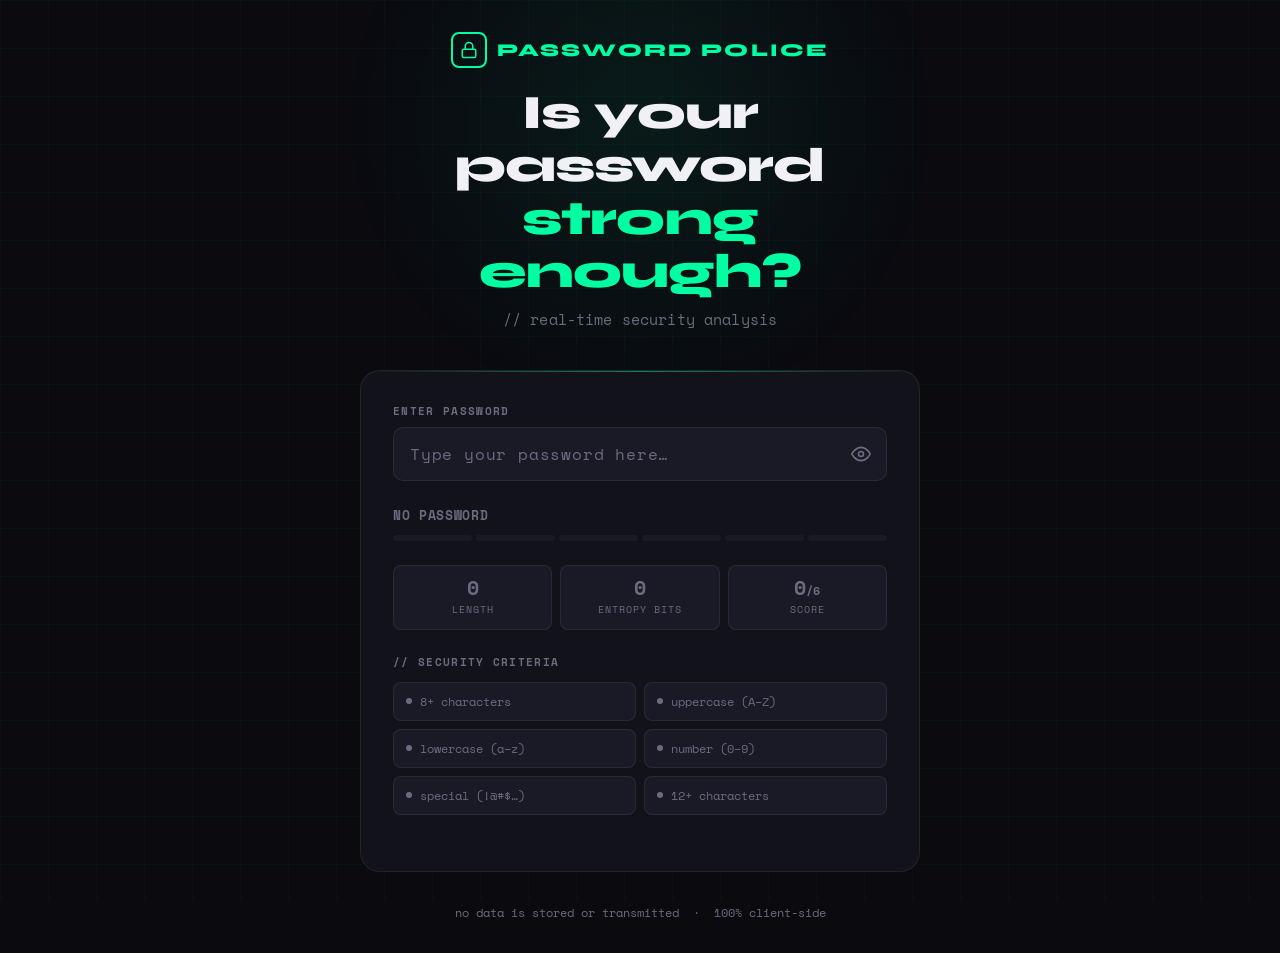
<file: task 3_skillcraft.html>
<!DOCTYPE html>
<html lang="en">
<head>
<meta charset="UTF-8" />
<meta name="viewport" content="width=device-width, initial-scale=1.0" />
<title>PASSWORD POLICE — Password Strength Checker</title>
<link href="https://fonts.googleapis.com/css2?family=Space+Mono:wght@400;700&family=Syne:wght@400;600;800&display=swap" rel="stylesheet" />
<style>
  *, *::before, *::after { box-sizing: border-box; margin: 0; padding: 0; }

  :root {
    --bg: #0a0a0f;
    --surface: #12121a;
    --surface2: #1a1a26;
    --border: rgba(255,255,255,0.07);
    --accent: #00ffa3;
    --accent2: #ff6b6b;
    --accent3: #ffd93d;
    --accent4: #6bcbff;
    --text: #f0f0f5;
    --muted: #6b6b80;
    --font-display: 'Syne', sans-serif;
    --font-mono: 'Space Mono', monospace;
  }

  html { font-size: 16px; }

  body {
    background: var(--bg);
    color: var(--text);
    font-family: var(--font-display);
    min-height: 100vh;
    display: flex;
    flex-direction: column;
    align-items: center;
    justify-content: center;
    overflow-x: hidden;
    padding: 2rem 1rem;
  }

  /* Background grid */
  body::before {
    content: '';
    position: fixed;
    inset: 0;
    background-image:
      linear-gradient(rgba(0,255,163,0.03) 1px, transparent 1px),
      linear-gradient(90deg, rgba(0,255,163,0.03) 1px, transparent 1px);
    background-size: 48px 48px;
    pointer-events: none;
    z-index: 0;
  }

  /* Glow blob */
  body::after {
    content: '';
    position: fixed;
    top: -20%;
    left: 50%;
    transform: translateX(-50%);
    width: 600px;
    height: 600px;
    background: radial-gradient(ellipse, rgba(0,255,163,0.07) 0%, transparent 70%);
    pointer-events: none;
    z-index: 0;
  }

  .container {
    position: relative;
    z-index: 1;
    width: 100%;
    max-width: 560px;
  }

  /* Header */
  .header {
    text-align: center;
    margin-bottom: 2.5rem;
    animation: fadeDown 0.6s ease both;
  }

  .logo {
    display: inline-flex;
    align-items: center;
    gap: 10px;
    margin-bottom: 1.2rem;
  }

  .logo-icon {
    width: 36px;
    height: 36px;
    border: 2px solid var(--accent);
    border-radius: 8px;
    display: flex;
    align-items: center;
    justify-content: center;
  }

  .logo-icon svg { width: 18px; height: 18px; stroke: var(--accent); fill: none; stroke-width: 2; stroke-linecap: round; stroke-linejoin: round; }

  .logo-name {
    font-size: 18px;
    font-weight: 800;
    letter-spacing: 0.12em;
    text-transform: uppercase;
    color: var(--accent);
  }

  .header h1 {
    font-size: clamp(2rem, 6vw, 3rem);
    font-weight: 800;
    line-height: 1.1;
    letter-spacing: -0.02em;
    margin-bottom: 0.6rem;
  }

  .header h1 span { color: var(--accent); }

  .header p {
    font-size: 15px;
    color: var(--muted);
    font-family: var(--font-mono);
    font-weight: 400;
    letter-spacing: 0.01em;
  }

  /* Card */
  .card {
    background: var(--surface);
    border: 1px solid var(--border);
    border-radius: 20px;
    padding: 2rem;
    animation: fadeUp 0.6s 0.15s ease both;
    position: relative;
    overflow: hidden;
  }

  .card::before {
    content: '';
    position: absolute;
    top: 0; left: 0; right: 0;
    height: 1px;
    background: linear-gradient(90deg, transparent, var(--accent), transparent);
    opacity: 0.5;
  }

  /* Input */
  .input-group {
    position: relative;
    margin-bottom: 1.5rem;
  }

  .input-label {
    display: block;
    font-size: 11px;
    font-weight: 600;
    letter-spacing: 0.12em;
    text-transform: uppercase;
    color: var(--muted);
    margin-bottom: 8px;
    font-family: var(--font-mono);
  }

  .input-wrap {
    position: relative;
  }

  .pw-input {
    width: 100%;
    background: var(--surface2);
    border: 1px solid var(--border);
    border-radius: 10px;
    padding: 14px 48px 14px 16px;
    font-family: var(--font-mono);
    font-size: 16px;
    color: var(--text);
    outline: none;
    transition: border-color 0.2s, box-shadow 0.2s;
    letter-spacing: 0.08em;
  }

  .pw-input:focus {
    border-color: var(--accent);
    box-shadow: 0 0 0 3px rgba(0,255,163,0.1);
  }

  .pw-input::placeholder { color: var(--muted); letter-spacing: 0.05em; }

  .toggle-btn {
    position: absolute;
    right: 12px;
    top: 50%;
    transform: translateY(-50%);
    background: none;
    border: none;
    cursor: pointer;
    color: var(--muted);
    padding: 4px;
    display: flex;
    align-items: center;
    justify-content: center;
    transition: color 0.2s;
  }

  .toggle-btn:hover { color: var(--accent); }
  .toggle-btn svg { width: 20px; height: 20px; stroke: currentColor; fill: none; stroke-width: 2; stroke-linecap: round; stroke-linejoin: round; }

  /* Strength bar */
  .strength-section { margin-bottom: 1.5rem; }

  .strength-header {
    display: flex;
    justify-content: space-between;
    align-items: baseline;
    margin-bottom: 10px;
  }

  .strength-label {
    font-size: 13px;
    font-family: var(--font-mono);
    font-weight: 700;
    letter-spacing: 0.05em;
    text-transform: uppercase;
    transition: color 0.3s;
  }

  .strength-score {
    font-size: 11px;
    font-family: var(--font-mono);
    color: var(--muted);
  }

  .bar-track {
    display: flex;
    gap: 4px;
    height: 6px;
    border-radius: 99px;
    overflow: hidden;
  }

  .bar-seg {
    flex: 1;
    background: var(--surface2);
    border-radius: 99px;
    transition: background 0.3s;
  }

  /* Criteria */
  .criteria-title {
    font-size: 11px;
    font-family: var(--font-mono);
    font-weight: 700;
    letter-spacing: 0.12em;
    text-transform: uppercase;
    color: var(--muted);
    margin-bottom: 12px;
  }

  .criteria-grid {
    display: grid;
    grid-template-columns: 1fr 1fr;
    gap: 8px;
    margin-bottom: 1.5rem;
  }

  .crit {
    display: flex;
    align-items: center;
    gap: 8px;
    padding: 10px 12px;
    background: var(--surface2);
    border: 1px solid var(--border);
    border-radius: 8px;
    font-size: 12px;
    font-family: var(--font-mono);
    color: var(--muted);
    transition: all 0.25s;
  }

  .crit.met {
    border-color: rgba(0,255,163,0.3);
    background: rgba(0,255,163,0.06);
    color: var(--accent);
  }

  .crit-dot {
    width: 6px;
    height: 6px;
    border-radius: 50%;
    background: var(--muted);
    transition: background 0.25s, box-shadow 0.25s;
    flex-shrink: 0;
  }

  .crit.met .crit-dot {
    background: var(--accent);
    box-shadow: 0 0 6px var(--accent);
  }

  /* Entropy */
  .stats-row {
    display: grid;
    grid-template-columns: 1fr 1fr 1fr;
    gap: 8px;
    margin-bottom: 1.5rem;
  }

  .stat-box {
    background: var(--surface2);
    border: 1px solid var(--border);
    border-radius: 8px;
    padding: 12px;
    text-align: center;
  }

  .stat-val {
    font-size: 20px;
    font-weight: 800;
    font-family: var(--font-mono);
    line-height: 1;
    margin-bottom: 4px;
    transition: color 0.3s;
  }

  .stat-key {
    font-size: 10px;
    font-family: var(--font-mono);
    letter-spacing: 0.1em;
    text-transform: uppercase;
    color: var(--muted);
  }

  /* Tip */
  .tip {
    font-size: 13px;
    font-family: var(--font-mono);
    color: var(--accent4);
    background: rgba(107,203,255,0.07);
    border: 1px solid rgba(107,203,255,0.2);
    border-radius: 8px;
    padding: 10px 14px;
    display: none;
    line-height: 1.6;
  }

  .tip.show { display: block; }
  .tip::before { content: '→ '; }

  /* Footer */
  .footer {
    text-align: center;
    margin-top: 2rem;
    font-size: 12px;
    font-family: var(--font-mono);
    color: var(--muted);
    animation: fadeUp 0.6s 0.3s ease both;
  }

  /* Animations */
  @keyframes fadeDown {
    from { opacity: 0; transform: translateY(-16px); }
    to   { opacity: 1; transform: translateY(0); }
  }

  @keyframes fadeUp {
    from { opacity: 0; transform: translateY(16px); }
    to   { opacity: 1; transform: translateY(0); }
  }

  /* Shake for very weak */
  @keyframes shake {
    0%,100% { transform: translateX(0); }
    20% { transform: translateX(-4px); }
    40% { transform: translateX(4px); }
    60% { transform: translateX(-3px); }
    80% { transform: translateX(3px); }
  }
  .shake { animation: shake 0.4s ease; }
</style>
</head>
<body>

<div class="container">
  <div class="header">
    <div class="logo">
      <div class="logo-icon">
        <svg viewBox="0 0 24 24"><rect x="3" y="11" width="18" height="11" rx="2"/><path d="M7 11V7a5 5 0 0 1 10 0v4"/></svg>
      </div>
      <span class="logo-name">PASSWORD POLICE</span>
    </div>
    <h1>Is your password<br><span>strong enough?</span></h1>
    <p>// real-time security analysis</p>
  </div>

  <div class="card" id="card">
    <label class="input-label" for="pwInput">enter password</label>
    <div class="input-group">
      <div class="input-wrap">
        <input type="password" class="pw-input" id="pwInput" placeholder="Type your password here…" autocomplete="off" spellcheck="false" />
        <button class="toggle-btn" id="eyeBtn" aria-label="Toggle visibility" onclick="toggleVis()">
          <svg id="eyeSvg" viewBox="0 0 24 24"><path d="M1 12s4-8 11-8 11 8 11 8-4 8-11 8-11-8-11-8z"/><circle cx="12" cy="12" r="3"/></svg>
        </button>
      </div>
    </div>

    <div class="strength-section">
      <div class="strength-header">
        <span class="strength-label" id="strengthLabel" style="color:var(--muted)">No password</span>
        <span class="strength-score" id="strengthScore"></span>
      </div>
      <div class="bar-track" id="barTrack">
        <div class="bar-seg" id="s1"></div>
        <div class="bar-seg" id="s2"></div>
        <div class="bar-seg" id="s3"></div>
        <div class="bar-seg" id="s4"></div>
        <div class="bar-seg" id="s5"></div>
        <div class="bar-seg" id="s6"></div>
      </div>
    </div>

    <div class="stats-row">
      <div class="stat-box">
        <div class="stat-val" id="statLen" style="color:var(--muted)">0</div>
        <div class="stat-key">length</div>
      </div>
      <div class="stat-box">
        <div class="stat-val" id="statEntropy" style="color:var(--muted)">0</div>
        <div class="stat-key">entropy bits</div>
      </div>
      <div class="stat-box">
        <div class="stat-val" id="statScore" style="color:var(--muted)">0<span style="font-size:12px">/6</span></div>
        <div class="stat-key">score</div>
      </div>
    </div>

    <div class="criteria-title">// security criteria</div>
    <div class="criteria-grid">
      <div class="crit" id="c-len"><span class="crit-dot"></span>8+ characters</div>
      <div class="crit" id="c-upper"><span class="crit-dot"></span>uppercase (A–Z)</div>
      <div class="crit" id="c-lower"><span class="crit-dot"></span>lowercase (a–z)</div>
      <div class="crit" id="c-num"><span class="crit-dot"></span>number (0–9)</div>
      <div class="crit" id="c-special"><span class="crit-dot"></span>special (!@#$…)</div>
      <div class="crit" id="c-long"><span class="crit-dot"></span>12+ characters</div>
    </div>

    <div class="tip" id="tipBox"></div>
  </div>

  <div class="footer">no data is stored or transmitted &nbsp;·&nbsp; 100% client-side</div>
</div>

<script>
const LEVELS = [
  { label: 'No password',  color: 'var(--muted)',    segs: 0 },
  { label: 'Very weak',    color: '#ff6b6b',         segs: 1 },
  { label: 'Weak',         color: '#ffd93d',         segs: 2 },
  { label: 'Fair',         color: '#ffd93d',         segs: 3 },
  { label: 'Strong',       color: '#6bcbff',         segs: 5 },
  { label: 'Very strong',  color: '#00ffa3',         segs: 6 },
];

const SEG_COLORS = ['#ff6b6b','#ff6b6b','#ffd93d','#ffd93d','#6bcbff','#00ffa3'];

const TIPS = {
  1: "This password folded under pressure instantly 💀",
  2: "A hacker guessed this while microwaving noodles.",
  3: "Okayyyy we're improving. The FBI is slightly less disappointed.",
  4: "Now we're talking. Your password survived 3 imaginary hackers.",
  5: "Certified hacker-proof. Even your ex can't crack this one."
};

function entropy(pw) {
  let pool = 0;
  if (/[a-z]/.test(pw)) pool += 26;
  if (/[A-Z]/.test(pw)) pool += 26;
  if (/[0-9]/.test(pw)) pool += 10;
  if (/[^a-zA-Z0-9]/.test(pw)) pool += 32;
  return pool ? Math.round(pw.length * Math.log2(pool)) : 0;
}

const input = document.getElementById('pwInput');
input.addEventListener('input', () => check(input.value));

function check(pw) {
  const len8    = pw.length >= 8;
  const len12   = pw.length >= 12;
  const upper   = /[A-Z]/.test(pw);
  const lower   = /[a-z]/.test(pw);
  const num     = /[0-9]/.test(pw);
  const special = /[^a-zA-Z0-9]/.test(pw);

  setMet('c-len',     len8);
  setMet('c-long',    len12);
  setMet('c-upper',   upper);
  setMet('c-lower',   lower);
  setMet('c-num',     num);
  setMet('c-special', special);

  let score = 0;
  if (pw.length) {
    if (len8)    score++;
    if (upper)   score++;
    if (lower)   score++;
    if (num)     score++;
    if (special) score++;
    if (len12)   score++;
    if (score < 1) score = 1;
  }

  const lv = LEVELS[score] || LEVELS[0];
  document.getElementById('strengthLabel').textContent = lv.label;
  document.getElementById('strengthLabel').style.color = lv.color;
  document.getElementById('strengthScore').textContent = pw.length ? `${score}/6 criteria met` : '';

  for (let i = 1; i <= 6; i++) {
    const seg = document.getElementById('s' + i);
    seg.style.background = i <= lv.segs ? SEG_COLORS[i - 1] : 'var(--surface2)';
  }

  document.getElementById('statLen').textContent = pw.length;
  document.getElementById('statLen').style.color = pw.length >= 12 ? 'var(--accent)' : pw.length >= 8 ? 'var(--accent3)' : 'var(--muted)';

  const ent = entropy(pw);
  document.getElementById('statEntropy').textContent = ent;
  document.getElementById('statEntropy').style.color = ent >= 60 ? 'var(--accent)' : ent >= 30 ? 'var(--accent3)' : 'var(--muted)';

  document.getElementById('statScore').innerHTML = `${score}<span style="font-size:12px">/6</span>`;
  document.getElementById('statScore').style.color = lv.color;

  const tip = document.getElementById('tipBox');
  if (pw.length && TIPS[score]) {
    tip.textContent = TIPS[score];
    tip.classList.add('show');
  } else {
    tip.classList.remove('show');
  }
}

function setMet(id, met) {
  document.getElementById(id).classList.toggle('met', met);
}

let visible = false;
const eyeSvg = document.getElementById('eyeSvg');
const eyeOff = `<path d="M17.94 17.94A10.07 10.07 0 0 1 12 20c-7 0-11-8-11-8a18.45 18.45 0 0 1 5.06-5.94"/><path d="M9.9 4.24A9.12 9.12 0 0 1 12 4c7 0 11 8 11 8a18.5 18.5 0 0 1-2.16 3.19"/><line x1="1" y1="1" x2="23" y2="23"/></svg>`;
const eyeOn  = `<path d="M1 12s4-8 11-8 11 8 11 8-4 8-11 8-11-8-11-8z"/><circle cx="12" cy="12" r="3"/>`;

function toggleVis() {
  visible = !visible;
  input.type = visible ? 'text' : 'password';
  eyeSvg.innerHTML = visible ? eyeOff : eyeOn;
}
</script>
</body>
</html>
</file>
<file: task_4/style.css>
* {
    margin: 0;
    padding: 0;
    box-sizing: border-box;
    font-family: Arial, sans-serif;
}

@keyframes gradientShift {
    0% {
        background: linear-gradient(135deg, #ff006e, #fb5607);
    }
    25% {
        background: linear-gradient(135deg, #fb5607, #ffbe0b);
    }
    50% {
        background: linear-gradient(135deg, #ffbe0b, #8338ec);
    }
    75% {
        background: linear-gradient(135deg, #8338ec, #3a86ff);
    }
    100% {
        background: linear-gradient(135deg, #3a86ff, #ff006e);
    }
}

body {
    background: linear-gradient(135deg, #ff006e, #fb5607);
    color: white;
    min-height: 100vh;

    display: flex;
    justify-content: center;
    align-items: center;

    padding: 20px;
    
    animation: gradientShift 15s ease infinite;
    background-size: 400% 400%;
}

@keyframes slideIn {
    from {
        transform: translateY(-50px);
        opacity: 0;
    }
    to {
        transform: translateY(0);
        opacity: 1;
    }
}

@keyframes float {
    0%, 100% {
        transform: translateY(0px);
    }
    50% {
        transform: translateY(-10px);
    }
}

.container {
    width: 90%;
    max-width: 700px;

    background: rgba(255, 255, 255, 0.15);

    padding: 30px;
    border-radius: 20px;

    backdrop-filter: blur(10px);

    box-shadow: 0 8px 30px rgba(0,0,0,0.4);
    
    animation: slideIn 0.8s ease-out, float 3s ease-in-out infinite;
    border: 2px solid rgba(255, 255, 255, 0.2);
}

@keyframes pulse {
    0%, 100% {
        text-shadow: 0 0 10px rgba(255, 255, 255, 0.5);
    }
    50% {
        text-shadow: 0 0 20px rgba(255, 255, 255, 0.8), 0 0 30px rgba(255, 0, 110, 0.8);
    }
}

h1 {
    text-align: center;
    margin-bottom: 10px;
    animation: pulse 2s ease-in-out infinite;
    font-size: 2.5em;
    font-weight: bold;
}

.subtitle {
    text-align: center;
    margin-bottom: 20px;
    color: #d3d3d3;
}

@keyframes textareaBorder {
    0%, 100% {
        border: 2px solid #3a86ff;
        box-shadow: 0 0 10px rgba(58, 134, 255, 0.5);
    }
    50% {
        border: 2px solid #ff006e;
        box-shadow: 0 0 20px rgba(255, 0, 110, 0.8);
    }
}

textarea {
    width: 100%;
    height: 150px;

    padding: 15px;

    border: 2px solid #3a86ff;
    border-radius: 10px;

    resize: none;

    font-size: 16px;

    margin-bottom: 20px;
    
    background: rgba(58, 134, 255, 0.1);
    color: white;
    animation: textareaBorder 3s ease-in-out infinite;
    transition: 0.3s;
}

textarea:focus {
    outline: none;
    background: rgba(58, 134, 255, 0.2);
}

.buttons {
    display: flex;
    gap: 15px;

    margin-bottom: 20px;
}

@keyframes buttonGlow1 {
    0%, 100% {
        background: linear-gradient(135deg, #ff006e, #fb5607);
        box-shadow: 0 0 15px rgba(255, 0, 110, 0.6);
    }
    50% {
        background: linear-gradient(135deg, #fb5607, #ff006e);
        box-shadow: 0 0 25px rgba(251, 86, 7, 0.8);
    }
}

@keyframes buttonGlow2 {
    0%, 100% {
        background: linear-gradient(135deg, #3a86ff, #8338ec);
        box-shadow: 0 0 15px rgba(58, 134, 255, 0.6);
    }
    50% {
        background: linear-gradient(135deg, #8338ec, #3a86ff);
        box-shadow: 0 0 25px rgba(131, 56, 236, 0.8);
    }
}

button {
    flex: 1;

    padding: 12px;

    border: none;
    border-radius: 10px;

    cursor: pointer;

    font-size: 16px;
    font-weight: bold;

    transition: 0.3s;
}

#clearBtn {
    background: linear-gradient(135deg, #ff006e, #fb5607);
    color: white;
    animation: buttonGlow1 2s ease-in-out infinite;
}

#downloadBtn {
    background: linear-gradient(135deg, #3a86ff, #8338ec);
    color: white;
    animation: buttonGlow2 2s ease-in-out infinite;
}

button:hover {
    transform: scale(1.08);
}

@keyframes boxGlow {
    0%, 100% {
        border: 2px solid #ffbe0b;
        box-shadow: 0 0 15px rgba(255, 190, 11, 0.5);
        background: rgba(255, 190, 11, 0.05);
    }
    50% {
        border: 2px solid #8338ec;
        box-shadow: 0 0 25px rgba(131, 56, 236, 0.8);
        background: rgba(131, 56, 236, 0.1);
    }
}

.log-box {
    background: rgba(0,0,0,0.3);

    padding: 20px;
    border-radius: 10px;

    min-height: 120px;
    
    animation: boxGlow 3s ease-in-out infinite;
    border: 2px solid #ffbe0b;
}

#logs {
    margin-top: 10px;
    line-height: 1.6;

    word-wrap: break-word;
    font-weight: 500;
}
</file>
